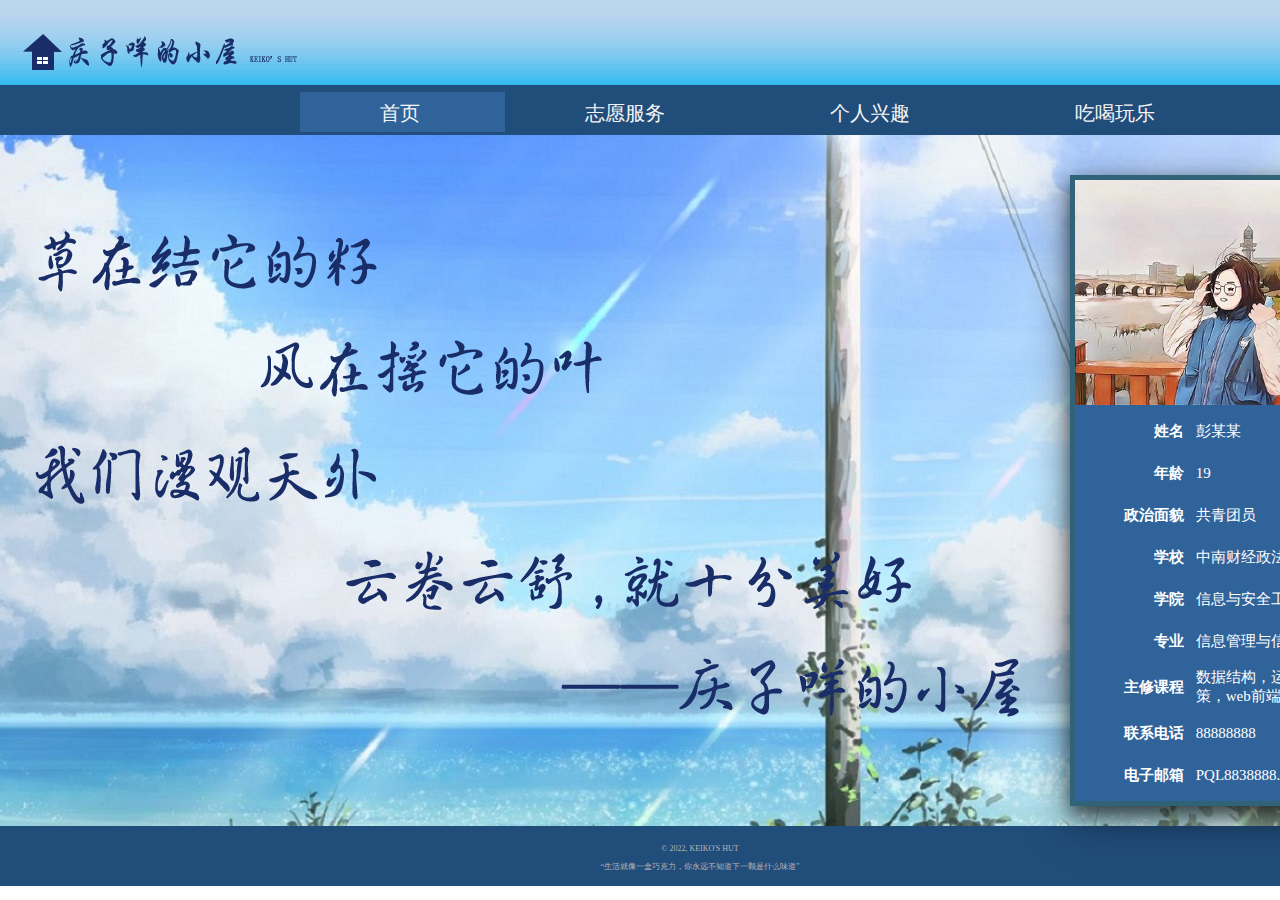
<file: index.html>
<!DOCTYPE html>
<html lang="en">
<head>
    <meta charset="UTF-8">
    <meta http-equiv="X-UA-Compatible" content="IE=edge">
    <meta name="viewport" content="width=device-width, initial-scale=1.0">
    <title>Document</title>
    <link rel="stylesheet" type="text/css" href="index.css">
</head>
<body>
    <div class="allcontent">
        <header>
            <img src="images/mylogo.png" alt="my photo">
    </header>
    <nav>
            <ul>
                <li class="selected">
                    <a href="index.html">首页</a><!--被选择的页面-->
                </li> 
                <li>
                    <a href="voluntary.html">志愿服务</a>
                </li>
                <li>
                    <a href="interest.html">个人兴趣</a>
                </li>
                <li>
                    <a href="life1.html">吃喝玩乐</a>
                </li>
            </ul>
        </nav>
    <!--导航区内容结束-->
    <div class="flex-container"><!--定义flex容器，带有两个flex项目-->
        <div class="flex-column1"><!--第一个项目-->
            <div class="photo">
                <img src="images/首页.png" alt="欢迎来到庆子咩的小屋">
            </div>
        </div>
        <div class="flex-column2">
            <div class="photo">
                <img src="images/headerlogo.jpg" alt="图片">
            </div>
            <div id="text">
                <table >
                    <tr>
                        <th>姓名</th>
                        <td>彭某某</td>
                    </tr>
                    <tr>
                        <th>年龄</th>
                        <td>19</td>
                    </tr>
                    <tr>
                        <th>政治面貌</th>
                        <td>共青团员</td>
                    </tr>
                    <tr>
                        <th>学校</th>
                        <td>中南财经政法大学</td>
                    </tr>
                    <tr>
                        <th>学院</th>
                        <td>信息与安全工程学院</td>
                    </tr>
                    <tr>
                        <th>专业</th>
                        <td>信息管理与信息系统</td>
                    </tr>
                    <tr>
                        <th>主修课程</th>
                        <td>数据结构，运筹与决策，web前端开发</td>
                    </tr>
                    <tr>
                        <th>联系电话</th>
                        <td>88888888</td>
                    </tr>
                    <tr>
                        <th>电子邮箱</th>
                        <td>PQL8838888.@163.com</td>
                    </tr>
                </table>
            </div>
        </div> 
    </div>
    <!--个人展示部分-->
    <footer>
        <p>© 2022, KEIKO'S HUT</p>
        <p><q>生活就像一盒巧克力，你永远不知道下一颗是什么味道</q></p>   
    </footer>
    </div>
    
</body>
</html>
</file>
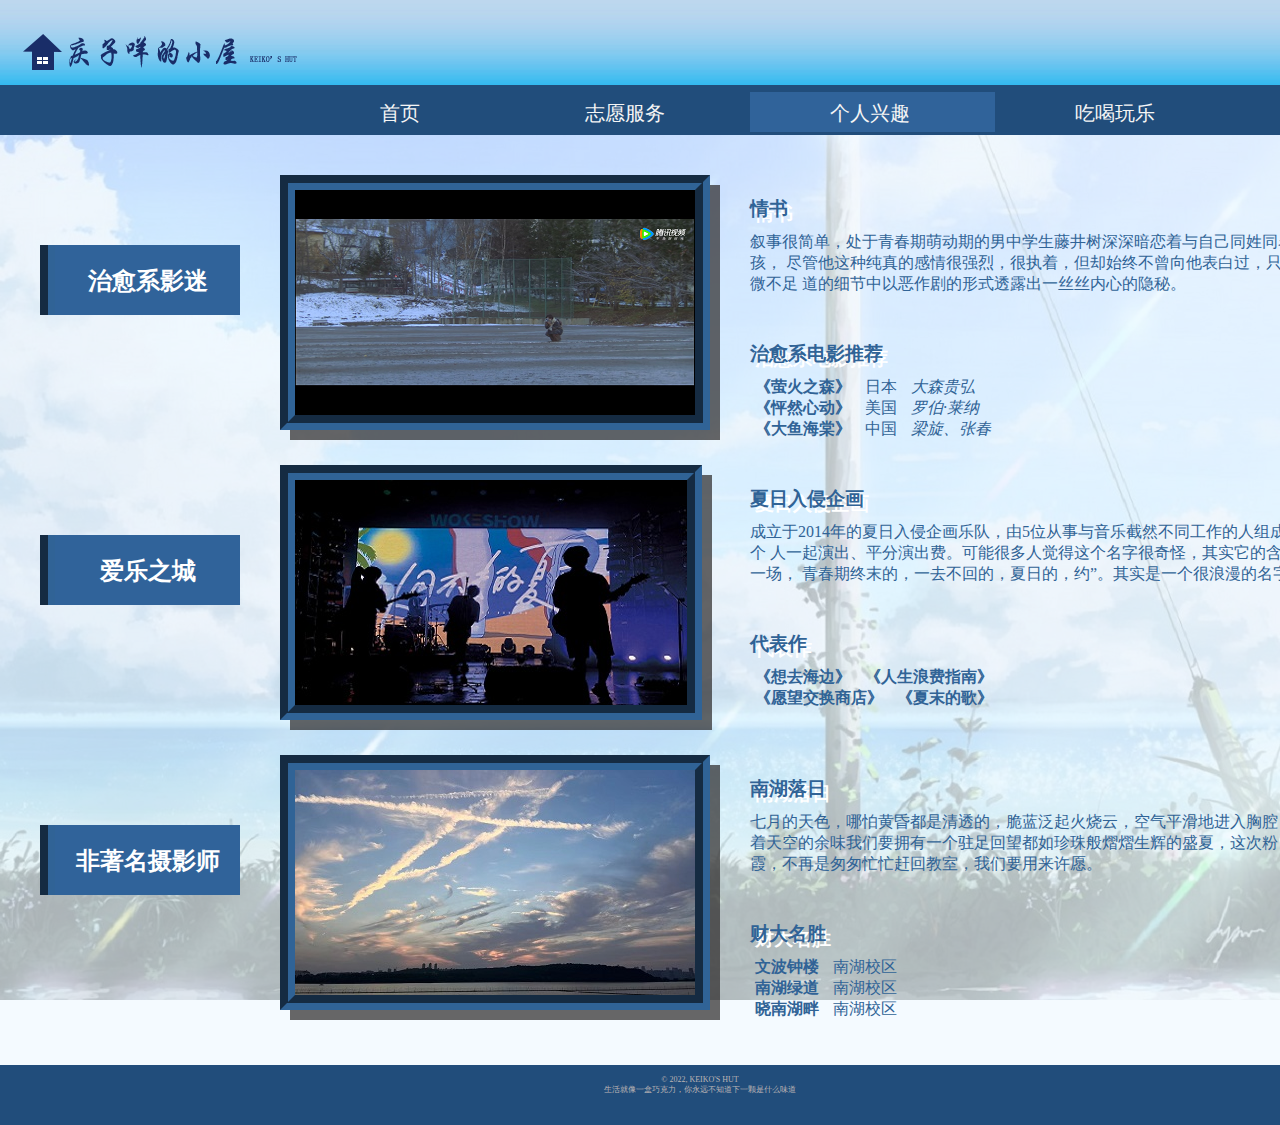
<file: interest.html>
<!DOCTYPE html>
<html lang="en">
<head>
    <meta charset="UTF-8">
    <meta http-equiv="X-UA-Compatible" content="IE=edge">
    <meta name="viewport" content="width=device-width, initial-scale=1.0">
    <title>Document</title>
    <link rel="stylesheet" type="text/css" href="index.css">
    <link rel="stylesheet" type="text/css" href="interest.css">
</head>
<body>
    <div class="allcontent">
        <header>
            <img src="images\mylogo.png" alt="my logo">
        </header>
        <nav>
                <ul>
                    <li >
                        <a href="index.html">首页</a>
                    </li> 
                    <li>
                        <a href="voluntary.html">志愿服务</a>
                    </li>
                    <li class="selected">
                        <a href="interest.html">个人兴趣</a>
                    </li>
                    <li>
                        <a href="life1.html">吃喝玩乐</a>
                    </li>
                </ul>
            </nav>
            <div class="grid-container"><!--定义网格容器-->
                <div class="grid-item1"><!--网格1，之后依次排列-->
                    <h2>治愈系影迷</h2>
                </div>
                <div class="grid-item2">
                    <h2>爱乐之城</h2>
                </div>
                <div class="grid-item3">
                    <h2>非著名摄影师</h2>
                </div>
                <div class="grid-item4">
                    <div class="photo">
                        <img src="images/情书.png" alt="情书" title="情书">
                    </div>
                </div>
                <div class="grid-item5">
                    <div class="photo">
                        <img src="images/音乐节.jpg" alt="音乐节" title="音乐节现场照片">
                    </div>
                </div>
                <div class="grid-item6">
                    <div class="photo">
                        <img src="images/南湖落日.jpg" alt="南湖落日" title="南湖落日">
                    </div>
                </div>
                <div class="grid-item7">
                    <div class="text_i">
                        <h3>情书</h3>
                        <p class="introduce"><!--介绍类文本-->
                            叙事很简单，处于青春期萌动期的男中学生藤井树深深暗恋着与自己同姓同名的女孩，
                            尽管他这种纯真的感情很强烈，很执着，但却始终不曾向他表白过，只是在一些微不足
                            道的细节中以恶作剧的形式透露出一丝丝内心的隐秘。
                        </p>
                    </div>
                </div>
                <div class="grid-item8">
                    <div class="text_i">
                        <h3>治愈系电影推荐</h3>
                        <p class="recommend"><!--推荐类文本-->
                            <span class="name">《萤火之森》</span>
                            <span class="place">日本</span>
                            <span class="director">大森贵弘</span><br>
                            <span class="name">《怦然心动》</span>
                            <span class="place">美国</span>
                            <span class="director">罗伯·莱纳</span><br>
                            <span class="name">《大鱼海棠》</span>
                            <span class="place">中国</span>
                            <span class="director">梁旋、张春</span>
                        </p>
                    </div>
                </div>
                <div class="grid-item9">
                    <div class="text_i">
                        <h3>夏日入侵企画</h3>
                        <p class="introduce">
                            成立于2014年的夏日入侵企画乐队，由5位从事与音乐截然不同工作的人组成，他们5个
                            人一起演出、平分演出费。可能很多人觉得这个名字很奇怪，其实它的含义是“赴一场，
                            青春期终末的，一去不回的，夏日的，约”。其实是一个很浪漫的名字。
                        </p>
                    </div>   
                </div>
                <div class="grid-item10">
                    <div class="text_i">
                        <h3>代表作</h3>
                        <p class="recommend">
                            <span class="name">《想去海边》</span>
                            <span class="name">《人生浪费指南》</span>
                            <br>
                            <span class="name">《愿望交换商店》</span>
                            <span class="name">《夏末的歌》</span>
                            <br>
                        </p>
                    </div>
                </div>
                <div class="grid-item11">
                    <div class="text_i">
                        <h3>南湖落日</h3>
                        <p class="introduce">
                            七月的天色，哪怕黄昏都是清透的，脆蓝泛起火烧云，空气平滑地进入胸腔，呼
                            吸带着天空的余味我们要拥有一个驻足回望都如珍珠般熠熠生辉的盛夏，这次粉
                            红色的晚霞，不再是匆匆忙忙赶回教室，我们要用来许愿。
                        </p>
                    </div>
                </div>
                <div class="grid-item12">
                    <h3>财大名胜</h3>
                    <div class="text_i">
                        <p class="recommend">
                            <span class="name">文波钟楼</span>
                            <span class="place">南湖校区</span>
                            <br>
                            <span class="name">南湖绿道</span>
                            <span class="place">南湖校区</span>
                            <br>
                            <span class="name">晓南湖畔</span>
                            <span class="place">南湖校区</span>
                            <br>
                        </p>
                    </div>
                </div>
              </div>
              <!--页脚-->
        <footer>
            © 2022, KEIKO'S HUT<BR>
            生活就像一盒巧克力，你永远不知道下一颗是什么味道
        </footer>
    </div>
   
</body>
</html>
</file>
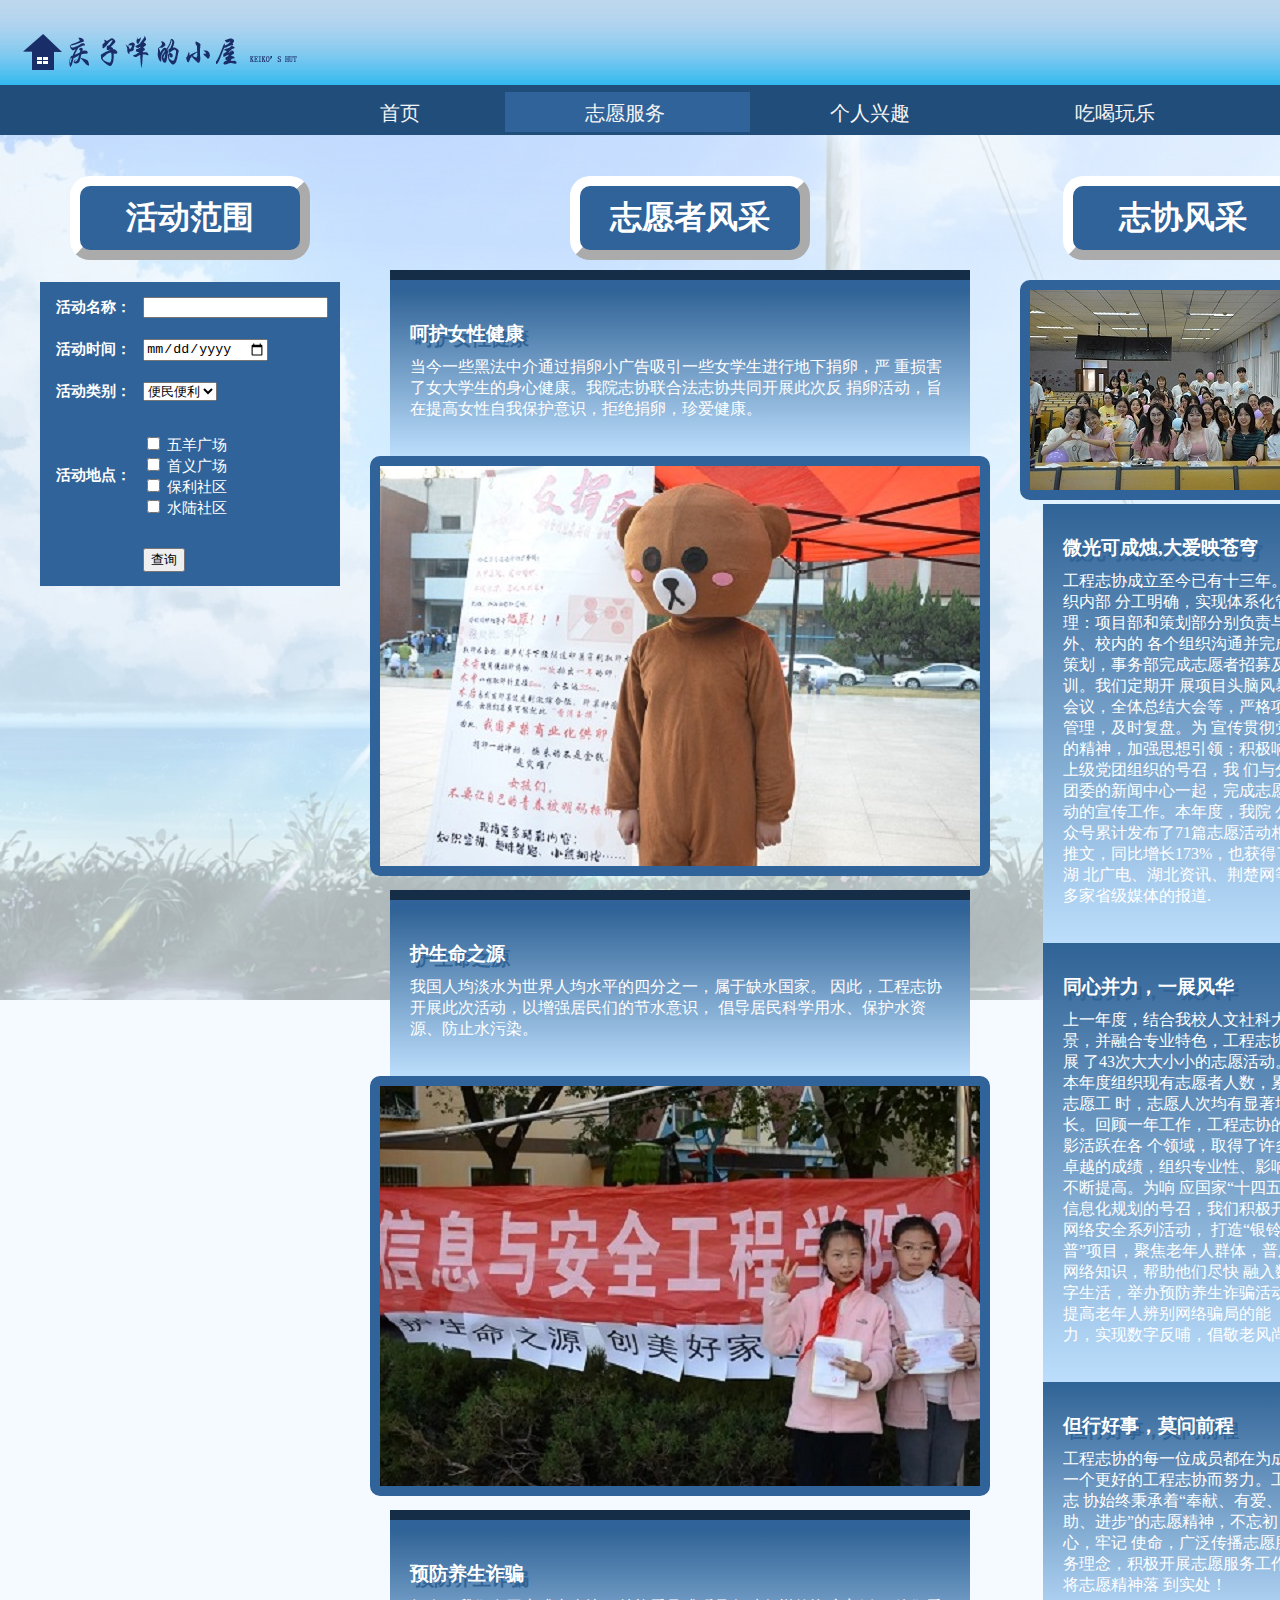
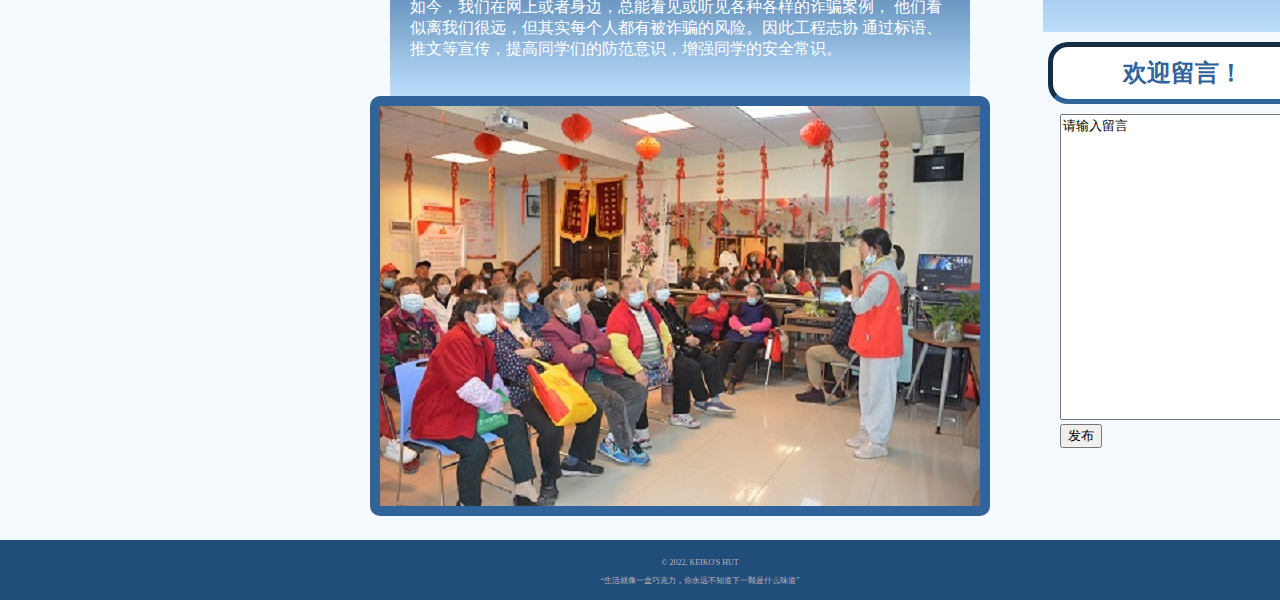
<file: voluntary.html>
<!DOCTYPE html>
<html lang="en">
<head>
    <meta charset="UTF-8">
    <meta http-equiv="X-UA-Compatible" content="IE=edge">
    <meta name="viewport" content="width=device-width, initial-scale=1.0">
    <title>Document</title>
    <link rel="stylesheet" type="text/css" href="index.css">
    <link rel="stylesheet" type="text/css" href="voluntary.css">
</head>
<body>
    <div class="allcontent">
        <header>
            <img src="images\mylogo.png" alt="my logo">
        </header>
        <!--页眉-->
        <nav>
                <ul>
                    <li >
                        <a href="index.html">首页</a>
                    </li> 
                    <li class="selected">
                        <a href="voluntary.html">志愿服务</a>
                    </li>
                    <li>
                        <a href="interest.html">个人兴趣</a>
                    </li>
                    <li>
                        <a href="life1.html">吃喝玩乐</a>
                    </li>
                </ul>
            </nav>
            <!--导航-->
            <div class="tablecontainer_v"><!--定义表格容器-->
                <div class="tablerow_v"><!--行-->
                    <section id="input"><!--第一列-->
                        <h1>活动范围</h1>
                        <form>
                            <table>
                                <tr>
                                    <th>
                                        活动名称：
                                    </th>
                                    <td>
                                        <input type="text" name="acname" vlaue="null">
                                    </td>
                                </tr>
                                <tr>
                                    <th>
                                        活动时间：
                                    </th>
                                    <td>
                                        <input type="date" name="acdate" value="null">
                                    </td>
                                </tr>
                                <tr>
                                    <th>
                                        活动类别：</th>
                                    <td>
                                        <select name="type">
                                            <option value="便民便利">便民便利</option>
                                            <option value="扶贫帮困">扶贫帮困</option>
                                            <option value="就业指导">就业指导</option>
                                            <option value="治安维稳">治安维稳</option>
                                            <option value="卫生保健">卫生保健</option>
                                            <option value="环境维护">环境维护</option>
                                            <option value="宣传教育">宣传教育</option>
                                            <option value="心理咨询">心理咨询</option>
                                        </select>
                                    </td>
                                </tr>
                                <tr>
                                    <th>
                                        活动地点：
                                    </th>
                                    <td>
                                        <p>
                                            <input type="checkbox" name="place" value="null">
                                            <label for="五羊广场">五羊广场</label>
                                            <br>
                                            <input type="checkbox" name="place" value="null">
                                            <label for="首义广场">首义广场</label>
                                            <br>
                                            <input type="checkbox" name="place" value="null">
                                            <label for="保利社区">保利社区</label>
                                            <br>
                                            <input type="checkbox" name="place" value="null">
                                            <label for="水陆社区">水陆社区</label>
                                        </p>
                                    </td>
                                </tr>
                                <tr>
                                    <th></th>
                                    <td>
                                        <input type="submit" name="submit" value="查询">       
                                    </td>
                                </tr>
                            </table>
                        </form>
                    </section>
                    <section id="activity"><!--第二列-->
                        <h1>志愿者风采</h1>
                        <div class="text">
                            <h3>呵护女性健康</h3>
                            <p>
                                当今一些黑法中介通过捐卵小广告吸引一些女学生进行地下捐卵，严
                                重损害了女大学生的身心健康。我院志协联合法志协共同开展此次反
                                捐卵活动，旨在提高女性自我保护意识，拒绝捐卵，珍爱健康。
                            </p>
                        </div>
                        <div class="photo0">
                            <a href="html/反捐卵.html"><img src="thumnails/反捐卵.jpg" alt="呵护女性健康" title="点击查看详情"></a>
                        </div>
                         <div class="text">
                            <h3>护生命之源</h3>
                            <p>
                                我国人均淡水为世界人均水平的四分之一，属于缺水国家。
                                因此，工程志协开展此次活动，以增强居民们的节水意识，
                                倡导居民科学用水、保护水资源、防止水污染。
                            </p>
                        </div>
                        <div class="photo0">
                            <a href="html/护水资源.html"><img src="thumnails/护水资源.jpg" alt="保护水资源" title="点击查看详情"></a>
                        </div>
                        <div class="text">
                            <h3>预防养生诈骗</h3>
                            <p>
                                如今，我们在网上或者身边，总能看见或听见各种各样的诈骗案例，
                                他们看似离我们很远，但其实每个人都有被诈骗的风险。因此工程志协
                                通过标语、推文等宣传，提高同学们的防范意识，增强同学的安全常识。
                            </p>
                        </div>
                        <div class="photo0">
                            <a href="html/防诈骗.html"><img src="thumnails/防诈骗.jpg" alt="预防养生诈骗" title="点击查看详情"></a>
                        </div>
                    </section>
                    <section id="work"><!--第三列-->
                        <h1>志协风采</h1>
                        <div class="photo1">
                            <a href="html/志协大合照.html"><img src="thumnails/志协大合照.JPG" alt="第十三届志协全体大合照" title="点击查看详情"></a>
                        </div>
                        <div class="text">
                            <h3>微光可成烛,大爱映苍穹</h3>
                            <p>
                                工程志协成立至今已有十三年。组织内部
                                分工明确，实现体系化管理：项目部和策划部分别负责与校外、校内的
                                各个组织沟通并完成策划，事务部完成志愿者招募及培训。我们定期开
                                展项目头脑风暴会议，全体总结大会等，严格项目管理，及时复盘。为
                                宣传贯彻党的精神，加强思想引领；积极响应上级党团组织的号召，我
                                们与分团委的新闻中心一起，完成志愿活动的宣传工作。本年度，我院
                                公众号累计发布了71篇志愿活动相关推文，同比增长173%，也获得了湖
                                北广电、湖北资讯、荆楚网等多家省级媒体的报道.
                            </p>
                        </div>
                        <div class="text">
                            <h3>同心并力，一展风华</h3>
                            <p>
                                上一年度，结合我校人文社科大背景，并融合专业特色，工程志协开展
                                了43次大大小小的志愿活动。本年度组织现有志愿者人数，累计志愿工
                                时，志愿人次均有显著增长。回顾一年工作，工程志协的身影活跃在各
                                个领域，取得了许多卓越的成绩，组织专业性、影响力不断提高。为响
                                应国家“十四五”信息化规划的号召，我们积极开展网络安全系列活动，
                                打造“银铃科普”项目，聚焦老年人群体，普及网络知识，帮助他们尽快
                                融入数字生活，举办预防养生诈骗活动，提高老年人辨别网络骗局的能
                                力，实现数字反哺，倡敬老风尚。
                            </p>
                        </div>
                        <div class="text">
                            <h3>但行好事，莫问前程</h3>
                            <p>
                                工程志协的每一位成员都在为成就一个更好的工程志协而努力。工程志
                                协始终秉承着“奉献、有爱、互助、进步”的志愿精神，不忘初心，牢记
                                使命，广泛传播志愿服务理念，积极开展志愿服务工作，将志愿精神落
                                到实处！
                            </p>
                        </div>
                            <h2>欢迎留言！</h2>
                        <div id="textarea"><!--表单，长留言-->
                            <form>
                                <textarea>请输入留言</textarea>
                                <br>
                                <input type="submit" name="submit2" value="发布">
                            </form>
                        </div>
                    </section>
                </div>
            </div>
        <footer>
            <p>© 2022, KEIKO'S HUT</p>
            <p><q>生活就像一盒巧克力，你永远不知道下一颗是什么味道</q></p>
        </footer>
    </div>
    
</body>
</html>
</file>
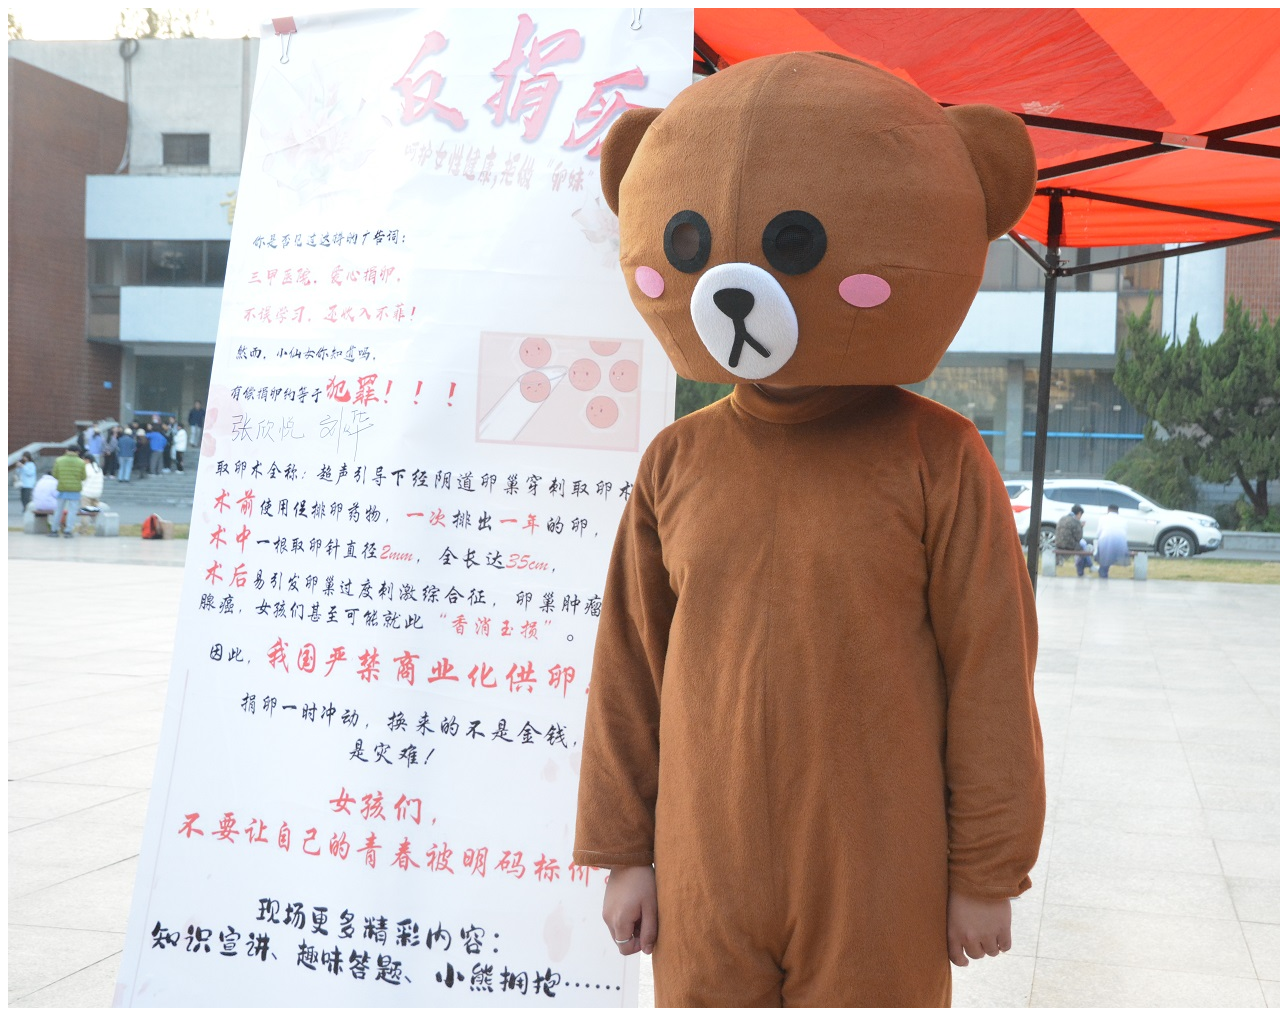
<file: html/反捐卵.html>
<!DOCTYPE html>
<html lang="en">
<head>
    <meta charset="UTF-8">
    <meta http-equiv="X-UA-Compatible" content="IE=edge">
    <meta name="viewport" content="width=device-width, initial-scale=1.0">
    <title>Document</title>
</head>
<body>
    <img src="../images/反捐卵.jpg" alt="呵护女性健康">
</body>
</html>
</file>
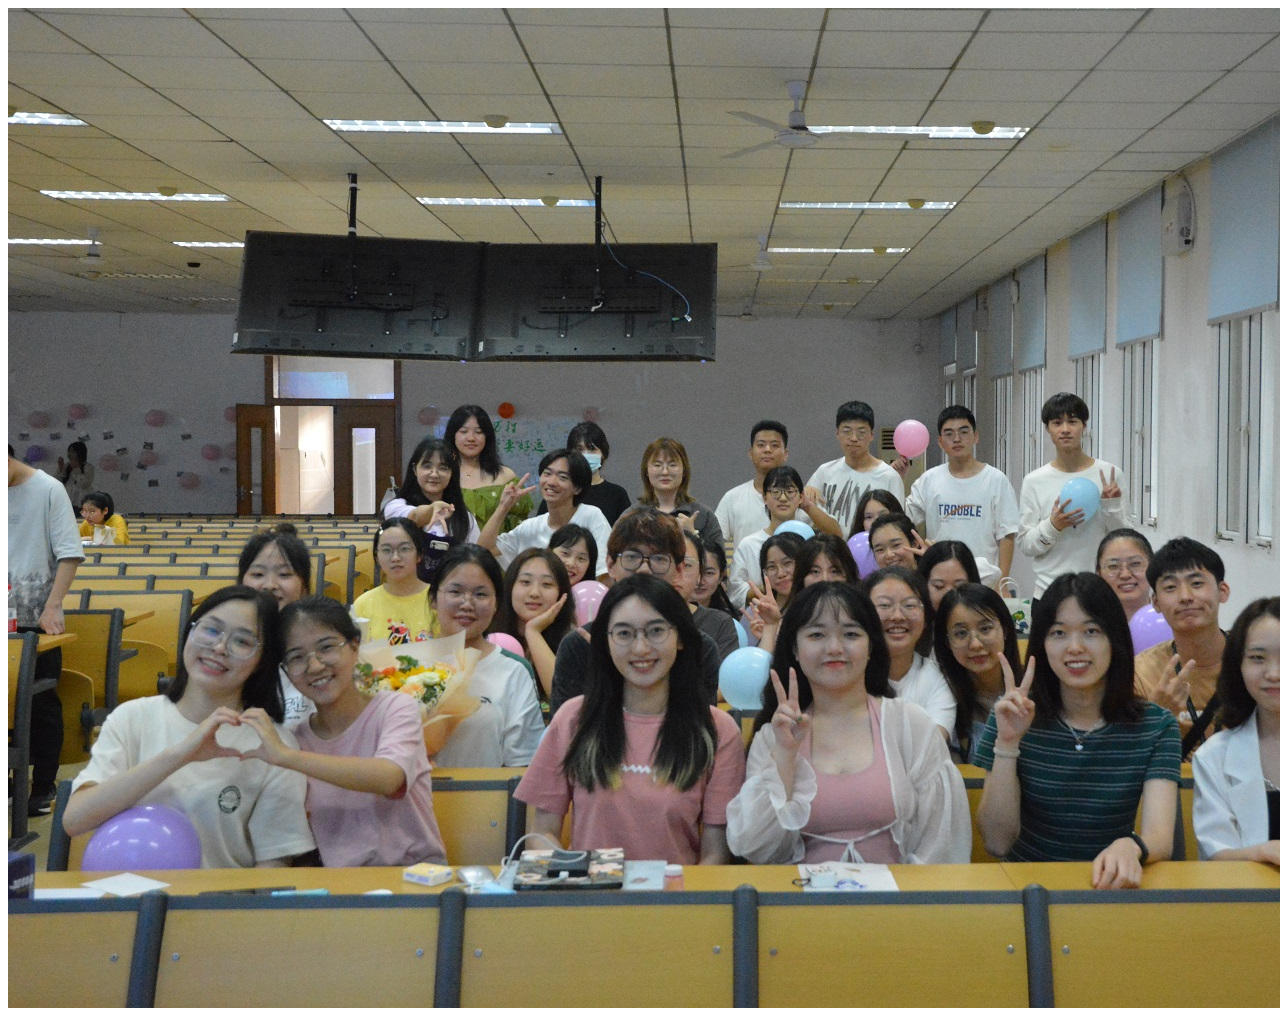
<file: html/志协大合照.html>
<!DOCTYPE html>
<html lang="en">
<head>
    <meta charset="UTF-8">
    <meta http-equiv="X-UA-Compatible" content="IE=edge">
    <meta name="viewport" content="width=device-width, initial-scale=1.0">
    <title>Document</title>
</head>
<body>
    <img src="../images/志协大合照.JPG" alt="第十三届志协全体大合照">
</body>
</html>
</file>
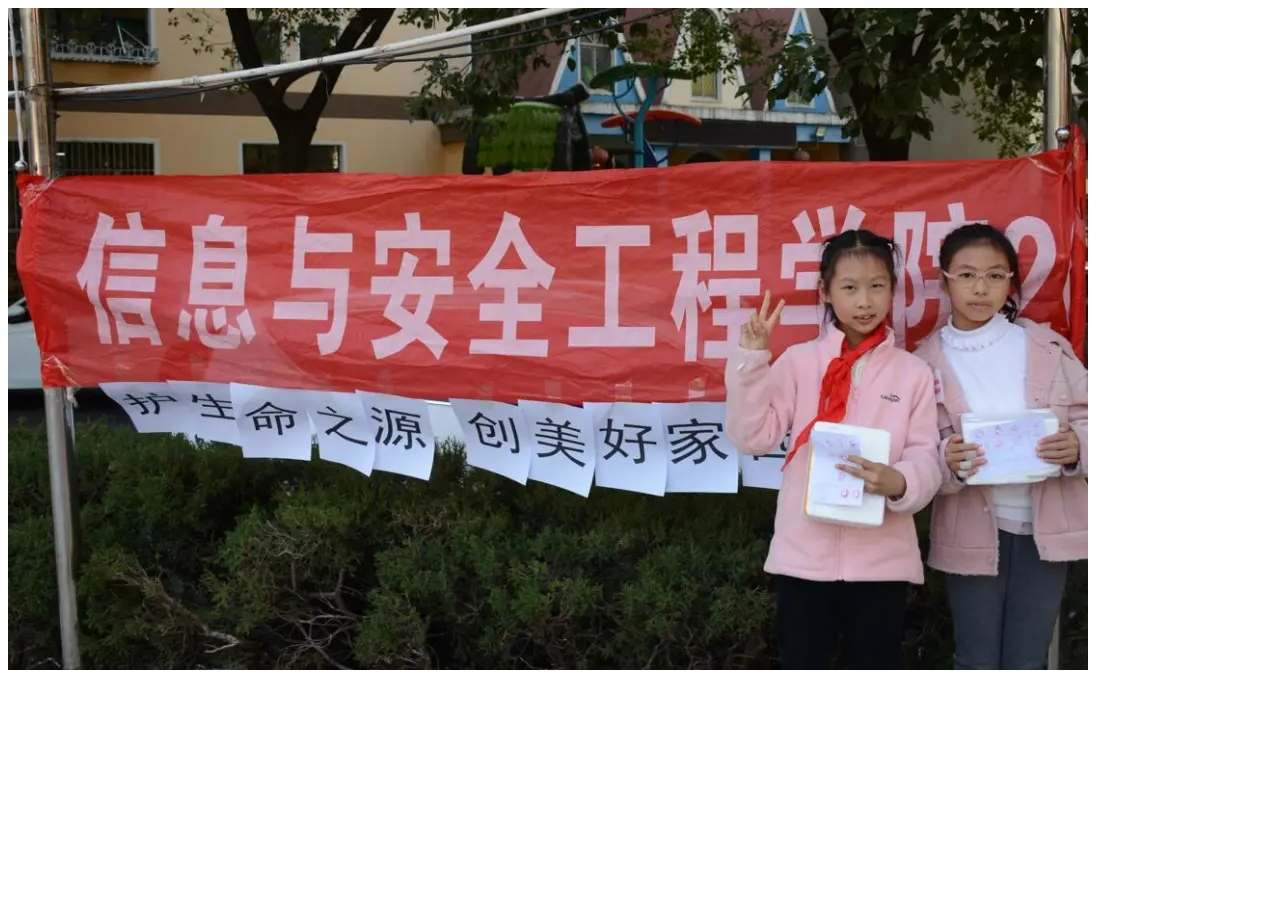
<file: html/护水资源.html>
<!DOCTYPE html>
<html lang="en">
<head>
    <meta charset="UTF-8">
    <meta http-equiv="X-UA-Compatible" content="IE=edge">
    <meta name="viewport" content="width=device-width, initial-scale=1.0">
    <title>Document</title>
</head>
<body>
    <img src="../images/护水资源.jpg" alt="保护水资源">
</body>
</html>
</file>
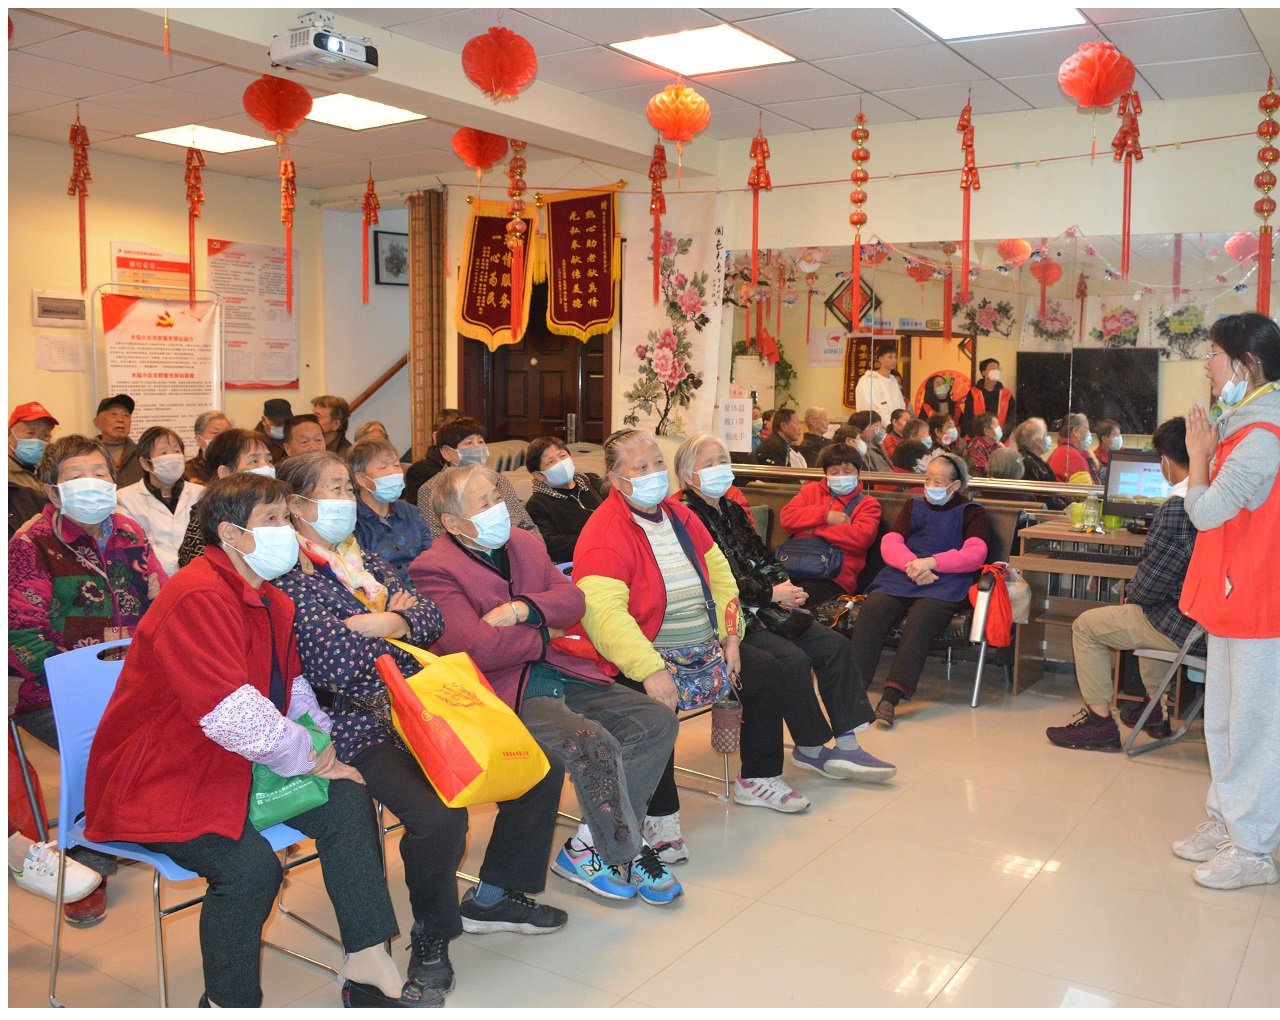
<file: html/防诈骗.html>
<!DOCTYPE html>
<html lang="en">
<head>
    <meta charset="UTF-8">
    <meta http-equiv="X-UA-Compatible" content="IE=edge">
    <meta name="viewport" content="width=device-width>, initial-scale=1.0">
    <title>Document</title>
</head>
<body>
    <img src="../images/防诈骗.jpg" alt="预防养生诈骗">
</body>
</html>
</file>
<file: index.css>
body{
    font-family: Georgia, 'Times New Roman', Times, serif;/*设置网页字体样式*/
    margin:0px 0px 0px 0px;
    width:auto;
}
div.allcontent{
    width:1400px;
    background-image:url(images/2.jpeg);/*设置网页的背景图片*/
    background-repeat: no-repeat;
    background-position: right top;
    background-attachment: fixed;/*实现固定*/
}
/*页眉区*/
header{
    background-image:url(images/headerback.png);/*放入自制的logo背景图片，高90px*/
    margin:0px;
    height:50px;/*设置主内容区大小为50px*/
    padding:20px 0px 15px 20px;/*(90-50)/2=20优化布局*/
}
/*导航区*/
nav{
    background-color: rgb(33, 77, 123);/*设置导航区的背景颜色，深蓝色，与logo适配*/
    font-size: 20px;/*字体大小调整为20px*/
    height:50px;/*导航区的高度设置为50px*/
    padding-left:300px;/*为了保证有背景颜色又与页面边界保持一定距离，将内边距设为300px*/
}
nav ul{
    list-style-type:none;/*去除小圆点*/
    margin:0px;/*将默认的margin改为0*/
    padding:0px;/*消除默认效果*/
    padding-top: 15px;/*实现垂直居中*/
}
nav ul li{
    padding:10px 80px 8px 80px;/*调整导航区每个选项的内边距，优化布局*/
    display:inline;/*使选项由竖排烈转为横排列*/
}
li:hover{
    background-color: rgb(48, 99, 154);/*当鼠标移到相应选项时变色*/
}
li.selected{
    background-color: rgb(48, 99, 154);/*使明显看出当前页面归属哪一个选项，与其他选项区分开来*/
}
a{
    text-decoration: none;
    color:whitesmoke;/*去除下划线效果，修改字体颜色为白色*/
}

/*内容区*/
div.flex-container{
    display:flex;/*设置弹性，可伸缩*/
    flex-direction:row;/*水平排列*/
    flex-wrap:nowrap;/*不换行*/
}
div.flex-column1{
    width:1000px;
    height:500px;
    margin:auto;
}
div.flex-column2{
    width:300px;
    margin:40px 20px 20px 0px;
    border:5px solid rgb(48, 99, 120);
    box-shadow: 0 8px 16px 0 rgba(0, 0, 0, 0.5),
     0 12px 40px 0 rgba(0, 0, 0, 0.5);/*盒子阴影*/
}
div.photo{
    height:225px;
}
div#text{
    background-color:rgb(48, 99, 154);
    width:300px;
    color:white;
}
table{
    margin:auto;
    border-spacing: 10px;;
}
td{
    height:30px;
    width:40px;/*调整表格单元格的高度和宽度*/
    font-size:15px;
    text-align: left;/*左对齐*/
}
th{
    height:30px;
    width:80px;/*调整表格单元格的高度和宽度*/
    font-size:15px;
    text-align: right;/*右对齐*/

}
footer{
    background-color:rgb(33, 77, 123);/*适配导航区颜色*/
    color:rgb(188, 181, 181);/*修改字体颜色为浅色*/
    height:40px;/*同设置页脚高度*/
    padding: 10px;;/*使页脚内容垂直居中*/
    text-align:center;/*使页脚内容水平居中*/
    font-size:0.5em;/*设置字体大小为10px*/
    margin:0px 0px 0px 0px;
}
</file>
<file: interest.css>
div.grid-container{
    display:grid;/*设置网格布局*/
    grid-template-columns: 200px 420px auto;/*分别设置第一列宽度为200px,第二列为420px*/
    grid-template-rows: 125px 125px 125px 125px 125px 125px;/*设置六行的行高*/
    justify-content: space-around;/*容器内对齐整个网络*/
    align-content: center;/*垂直对齐容器内的整个网络*/
    grid-gap:20px 40px;/*设置行列间距*/
    padding:40px;
    background-color: rgba(240,248,255,0.7);
    color:white;

}
.grid-item1{
    grid-row: 1 / 2;/*第一个网格块包括第一行和第二行*/
    grid-column: 1;/*包括第一列*/
    padding-top:50px;
}
.grid-item2{
    grid-row: 3 / 4;/*第2个网格块包括第3行和第4行*/
    grid-column: 1;
    padding-top:50px;
}
.grid-item3{
    grid-row: 5 / 6;
    grid-column: 1;
    padding-top:50px;
}
.grid-item4{
    grid-row: 1 / 2;/*第4个网格块包括第1行和第2行*/
    grid-column: 2;/*第4个网格块包括第2列*/
}
.grid-item5{
    grid-row: 3 / 4;
    grid-column: 2;
}
.grid-item6{
    grid-row: 5 / 6;
    grid-column: 2;
}
.grid-item7{
    grid-row: 1 ;/*第7个网格块包括第1行*/
    grid-column: 3;/*第7个网格块包括第3列*/
    margin:10px;
}
.grid-item8{
    grid-row: 2 ;
    grid-column: 3;
    margin:10px;
}
.grid-item9{
    grid-row: 3 ;
    grid-column: 3;
    margin:10px;
}
.grid-item10{
    grid-row: 4 ;
    grid-column: 3;
    margin:10px;
}
.grid-item11{
    grid-row: 5 ;
    grid-column: 3;
    margin:10px;
}
.grid-item12{
    grid-row: 6 ;
    grid-column: 3;
    margin:10px;
}
/*整体布局设置*/

h2{
    background-color:rgb(48, 99, 154);
    width:185px;
    height:50px;
    text-align: center;
    padding:20px 0px 0px 0px;
    border-left:15px groove rgb(48, 99, 150) ;
}
div.photo img{
    border:15px groove rgb(48, 99, 150);
    box-shadow: 10px 10px rgba(42, 39, 39,0.7);/*盒子阴影*/
    text-align: center;
}
h3{
    color:rgb(48, 99, 150);
    text-shadow:5px 5px white;
    line-height: 0.5em;
    font-weight: bold;
}
div.text_i p{
        color:rgb(48, 99, 150);
}
span.name{
    margin:5px;
    font-weight: bold;/*加粗*/
}
span.place{
    margin:5px;
}
span.director{
    margin:5px;
    font-style: italic;/*倾斜*/
}
</file>
<file: voluntary.css>
div.tablecontainer_v{
    background-color:rgba(240,248,255,0.7);/*设置有0.7透明度的背景颜色*/
    display:table;/*设置表格布局*/
    border-spacing: 10px;/*单元格间距*/
    color:white;/*字体颜色修改为白色*/
    width:1400px;/*设置表格容器宽度为1400px*/
}
div.table-row_v{
    display:table-row;/*设置行*/
}
/*h1整体框架*/
h1{
    text-align: center;
    background-color:  rgb(48, 99, 154);
    border-radius: 20px;
    border:10px outset white;/*外凸*/
    width:200px;
    padding:10px;
}
/*INPUT*/
section#input{
    display:table-cell;/*设置单元格*/
    width:320px;
}
section#input table{
    background-color:  rgb(48, 99, 154);
    border-spacing:10px;
    height:200px;
    width:300px;
   
}
section#input h1{/*300-200=100*/
    margin-left:50px;
    margin-right:50px;/*实现居中*/
}
section#input table th{
    text-align: right; /*右对齐*/
}
section#input table td{
    text-align: left;/*左对齐*/
}
/*activity*/
section#activity{
    display:table-cell;
    width:640px;
}
div.photo0 img{
    border:10px solid rgb(48, 99, 154);
    border-radius: 10px;/*圆角*/
}
section#activity div.text{
    background-image: linear-gradient(rgb(48, 99, 150),rgb(188, 222, 252));/*默认是从上到下*/
    padding:20px;
    width:540px;
    margin:10px 40px 0px auto;
    border-top:20px groove rgb(48, 99, 154);/*3D坡口边框*/

}
section#activity h1{
    margin:auto;
}
/*work*/
section#work{
    display:table-cell;
}
section#work h1{
    margin:auto;
}
section#work div.text{
    background-image: linear-gradient(rgb(48, 99, 150),
    rgb(188, 222, 252));/*默认是从上到下，渐变色*/
    padding:20px;
    width:240px;
    margin:auto;
}
h3{
    line-height: 0.5em;/*调整行间距*/
    text-shadow:5px 5px rgb(48, 99, 150);/*文字阴影*/
}
div.photo1 img{
    border:10px solid rgb(48, 99, 154);
    border-radius: 10px;
    margin-top: 20px;
}
form textarea{
    width:240px;
    height:300px;
}
/*留言板块*/
div#textarea{
    padding:10px 40px 40px 40px;
}
h2{
    font-family:'Lucida Sans', 'Lucida Sans Regular', 'Lucida Grande', 'Lucida Sans Unicode', Geneva, Verdana, sans-serif;
    background-color: white;
    color:rgb(48, 99, 154);
    width:240px;
    padding:10px;
    margin:10px auto auto auto;
    text-align: center;
    border-radius: 20px;
    border:5px inset rgb(48, 99, 154);/*内凹*/
}
</file>
